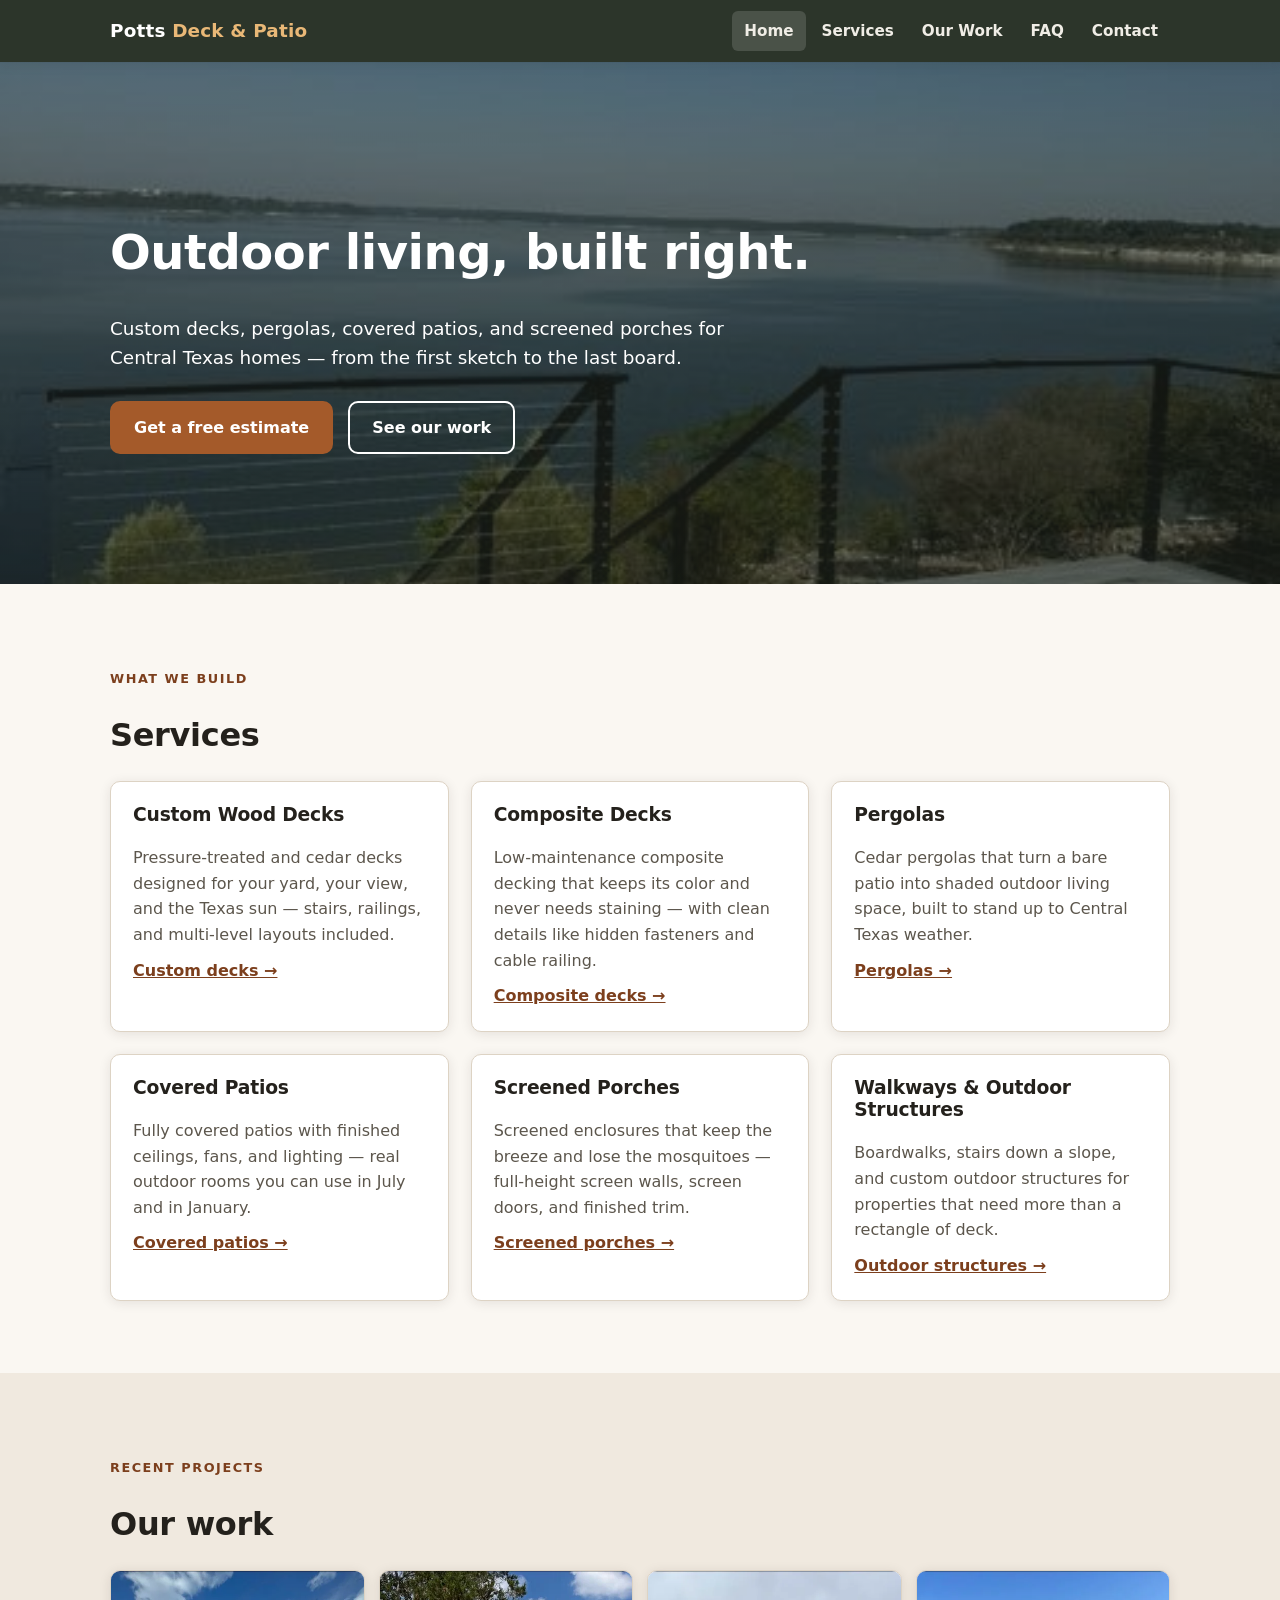
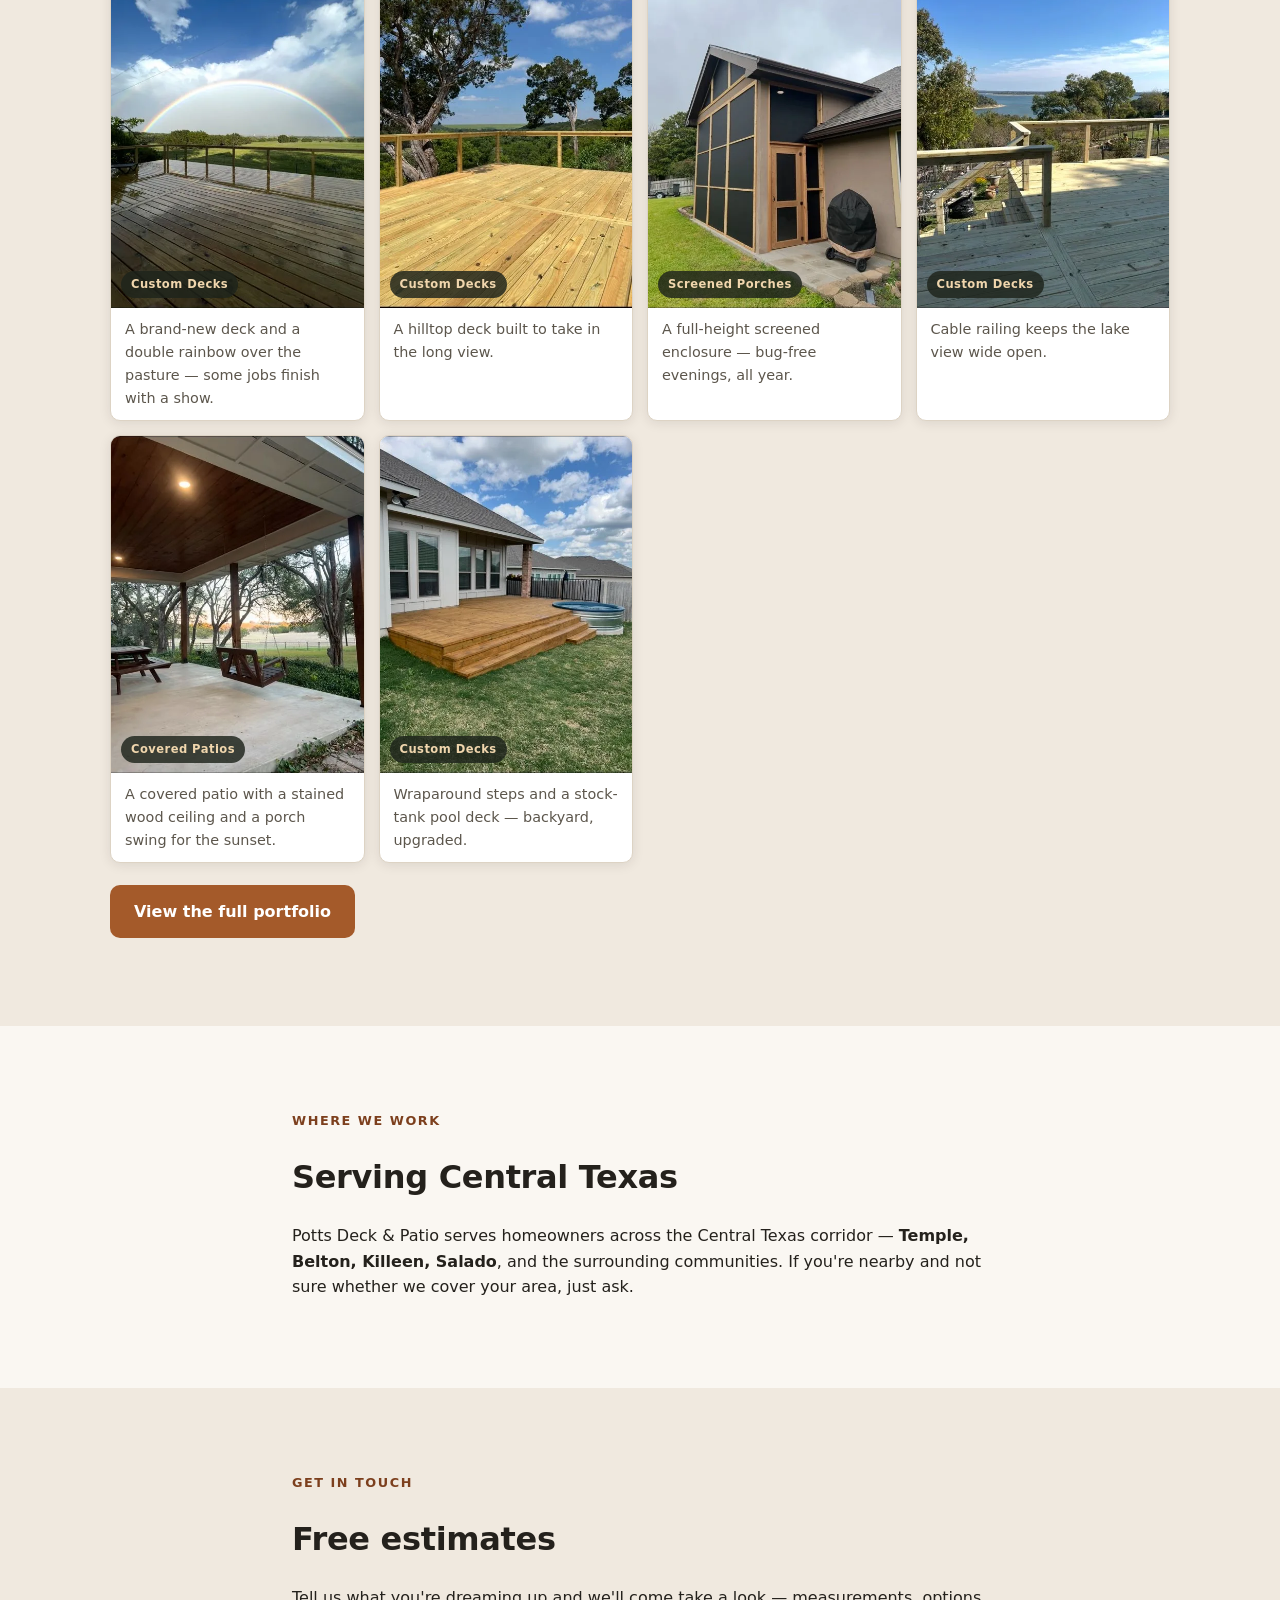
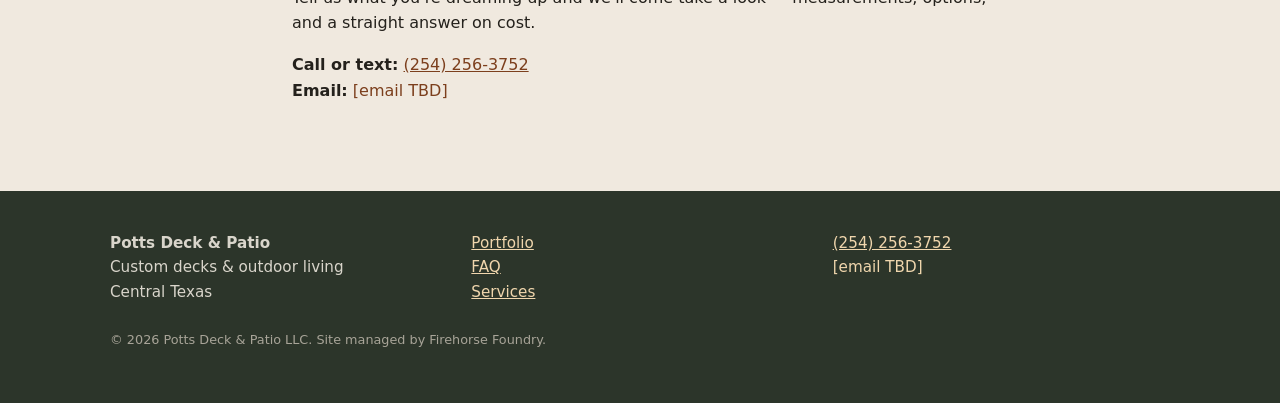
<file: index.html>
<!doctype html>
<html lang="en">
<head>
<meta charset="utf-8">
<meta name="viewport" content="width=device-width, initial-scale=1">
<title>Potts Deck &amp; Patio — Custom Decks, Pergolas &amp; Patios in Central Texas</title>
<meta name="description" content="Potts Deck &amp; Patio builds custom wood and composite decks, pergolas, covered patios, and screened porches for homeowners across Central Texas — Temple, Belton, Killeen, and Salado.">
<!-- TODO before launch: replace PLACEHOLDER-DOMAIN with the real domain everywhere (this file, sitemap.xml, robots.txt, llms.txt) -->
<link rel="canonical" href="https://PLACEHOLDER-DOMAIN.com/">
<meta property="og:title" content="Potts Deck &amp; Patio — Custom Decks &amp; Outdoor Living, Central Texas">
<meta property="og:description" content="Custom decks, pergolas, covered patios, and screened porches, built right in Central Texas.">
<meta property="og:image" content="https://PLACEHOLDER-DOMAIN.com/assets/photos/composite-deck-cable-railing-lake-view-central-texas-1600.jpg">
<meta property="og:type" content="website">
<link rel="icon" type="image/svg+xml" href="assets/favicon.svg">
<link rel="stylesheet" href="assets/css/site.css">
<script type="application/ld+json">
{
  "@context": "https://schema.org",
  "@type": "HomeAndConstructionBusiness",
  "@id": "https://PLACEHOLDER-DOMAIN.com/#business",
  "name": "Potts Deck & Patio LLC",
  "description": "Custom deck and patio builder serving Central Texas: wood and composite decks, pergolas, covered patios, screened porches, and outdoor structures.",
  "url": "https://PLACEHOLDER-DOMAIN.com/",
  "telephone": "+12542563752",
  "image": "https://PLACEHOLDER-DOMAIN.com/assets/photos/composite-deck-cable-railing-lake-view-central-texas-1600.jpg",
  "areaServed": [
    {"@type": "City", "name": "Temple", "containedInPlace": {"@type": "State", "name": "Texas"}},
    {"@type": "City", "name": "Belton", "containedInPlace": {"@type": "State", "name": "Texas"}},
    {"@type": "City", "name": "Killeen", "containedInPlace": {"@type": "State", "name": "Texas"}},
    {"@type": "City", "name": "Salado", "containedInPlace": {"@type": "State", "name": "Texas"}}
  ],
  "knowsAbout": ["deck construction", "composite decking", "pergolas", "covered patios", "screened porches"],
  "sameAs": ["https://share.google/4HS9roPQUaF6AfrNh"]
}
</script>
</head>
<body>

<header class="site-header">
  <div class="wrap">
    <a class="brand" href="index.html">Potts <span>Deck &amp; Patio</span></a>
    <nav class="site-nav" aria-label="Main">
      <a href="index.html" aria-current="page">Home</a>
      <a href="index.html#services">Services</a>
      <a href="portfolio.html">Our Work</a>
      <a href="faq.html">FAQ</a>
      <a href="index.html#contact">Contact</a>
    </nav>
  </div>
</header>

<main>
  <div class="hero" style="background-image: linear-gradient(rgba(30,36,28,0.55), rgba(30,36,28,0.65)), url('assets/photos/composite-deck-cable-railing-lake-view-central-texas-1600.jpg')">
    <div class="wrap">
      <h1>Outdoor living, built right.</h1>
      <p>Custom decks, pergolas, covered patios, and screened porches for Central Texas homes — from the first sketch to the last board.</p>
      <div class="cta-row">
        <a class="btn btn-primary" href="index.html#contact">Get a free estimate</a>
        <a class="btn btn-ghost" href="portfolio.html">See our work</a>
      </div>
    </div>
  </div>

  <section id="services">
    <div class="wrap">
      <p class="kicker">What we build</p>
      <h2>Services</h2>
      <div class="grid">
        <div class="card">
          <h3>Custom Wood Decks</h3>
          <p>Pressure-treated and cedar decks designed for your yard, your view, and the Texas sun — stairs, railings, and multi-level layouts included.</p>
          <a class="more" href="services/custom-decks.html">Custom decks →</a>
        </div>
        <div class="card">
          <h3>Composite Decks</h3>
          <p>Low-maintenance composite decking that keeps its color and never needs staining — with clean details like hidden fasteners and cable railing.</p>
          <a class="more" href="services/composite-decks.html">Composite decks →</a>
        </div>
        <div class="card">
          <h3>Pergolas</h3>
          <p>Cedar pergolas that turn a bare patio into shaded outdoor living space, built to stand up to Central Texas weather.</p>
          <a class="more" href="services/pergolas.html">Pergolas →</a>
        </div>
        <div class="card">
          <h3>Covered Patios</h3>
          <p>Fully covered patios with finished ceilings, fans, and lighting — real outdoor rooms you can use in July and in January.</p>
          <a class="more" href="services/covered-patios.html">Covered patios →</a>
        </div>
        <div class="card">
          <h3>Screened Porches</h3>
          <p>Screened enclosures that keep the breeze and lose the mosquitoes — full-height screen walls, screen doors, and finished trim.</p>
          <a class="more" href="services/screened-porches.html">Screened porches →</a>
        </div>
        <div class="card">
          <h3>Walkways &amp; Outdoor Structures</h3>
          <p>Boardwalks, stairs down a slope, and custom outdoor structures for properties that need more than a rectangle of deck.</p>
          <a class="more" href="services/outdoor-structures.html">Outdoor structures →</a>
        </div>
      </div>
    </div>
  </section>

  <section class="alt" id="work">
    <div class="wrap">
      <p class="kicker">Recent projects</p>
      <h2>Our work</h2>
      <div data-gallery data-limit="6"></div>
      <p style="margin-top:22px"><a class="btn btn-primary" href="portfolio.html">View the full portfolio</a></p>
    </div>
  </section>

  <section id="area">
    <div class="wrap prose">
      <p class="kicker">Where we work</p>
      <h2>Serving Central Texas</h2>
      <p>Potts Deck &amp; Patio serves homeowners across the Central Texas corridor — <strong>Temple, Belton, Killeen, Salado</strong>, and the surrounding communities. If you're nearby and not sure whether we cover your area, just ask.</p>
    </div>
  </section>

  <section class="alt" id="contact">
    <div class="wrap prose">
      <p class="kicker">Get in touch</p>
      <h2>Free estimates</h2>
      <p>Tell us what you're dreaming up and we'll come take a look — measurements, options, and a straight answer on cost.</p>
      <p>
        <strong>Call or text:</strong> <a data-phone-link href="#">…</a><br>
        <strong>Email:</strong> <a data-email-link href="#">…</a>
      </p>
    </div>
  </section>
</main>

<footer class="site-footer">
  <div class="wrap">
    <div class="cols">
      <div>
        <strong>Potts Deck &amp; Patio</strong><br>
        Custom decks &amp; outdoor living<br>
        Central Texas
      </div>
      <div>
        <a href="portfolio.html">Portfolio</a><br>
        <a href="faq.html">FAQ</a><br>
        <a href="index.html#services">Services</a>
      </div>
      <div>
        <a data-phone-link href="#">…</a><br>
        <a data-email-link href="#">…</a>
      </div>
    </div>
    <p class="fine">© 2026 Potts Deck &amp; Patio LLC. Site managed by Firehorse Foundry.</p>
  </div>
</footer>

<script src="assets/js/site.js"></script>
</body>
</html>
</file>
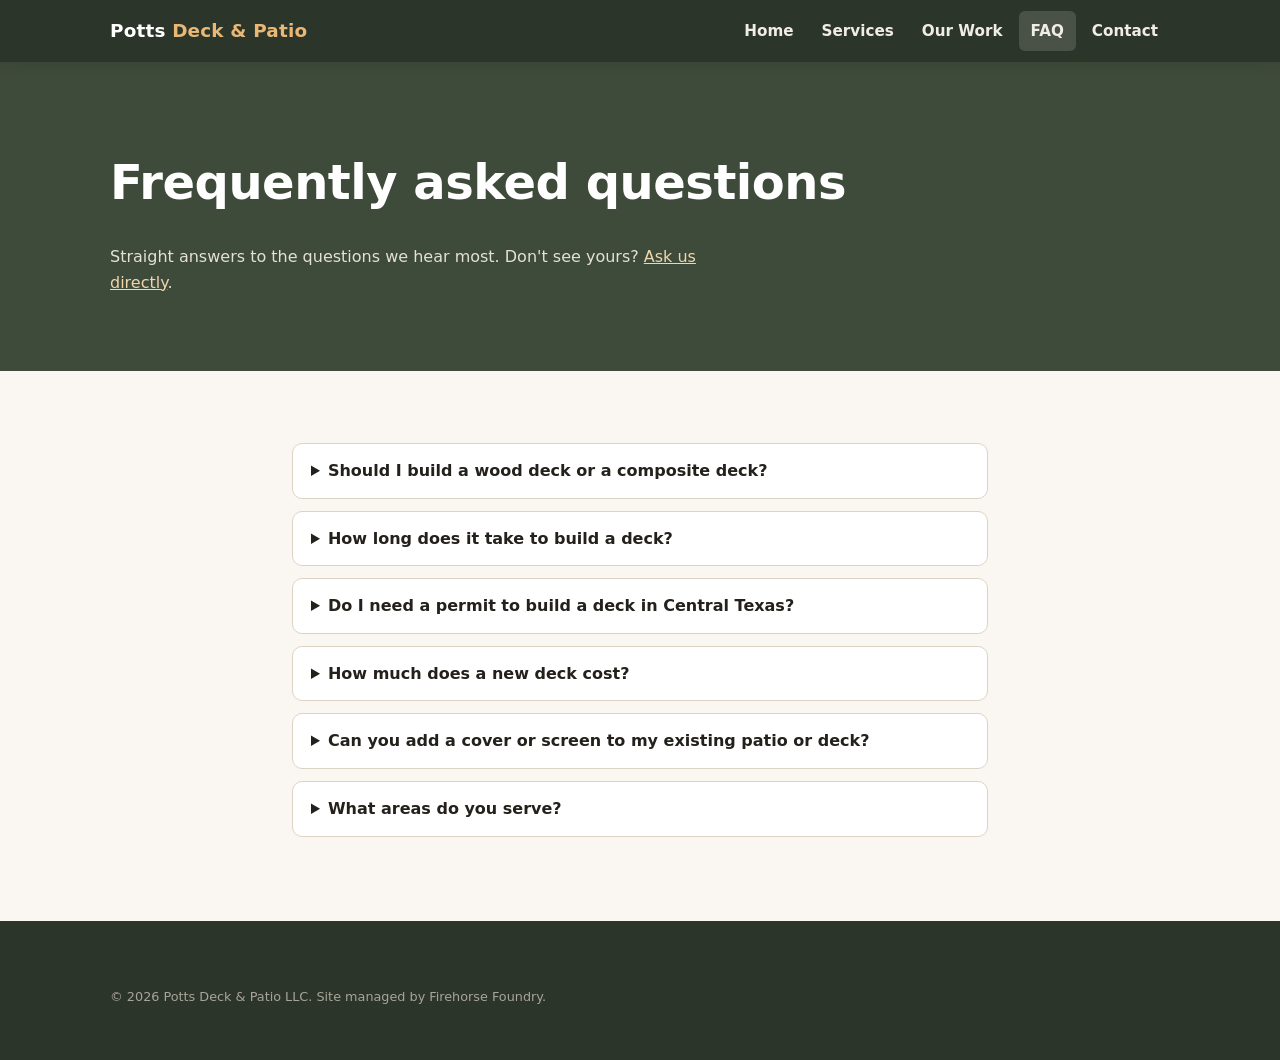
<file: faq.html>
<!doctype html>
<html lang="en">
<head>
<meta charset="utf-8">
<meta name="viewport" content="width=device-width, initial-scale=1">
<title>Deck &amp; Patio FAQ — Potts Deck &amp; Patio, Central Texas</title>
<meta name="description" content="Answers to common questions about building a deck, pergola, covered patio, or screened porch in Central Texas: wood vs. composite, timelines, permits, and estimates.">
<link rel="canonical" href="https://PLACEHOLDER-DOMAIN.com/faq.html">
<link rel="icon" type="image/svg+xml" href="assets/favicon.svg">
<link rel="stylesheet" href="assets/css/site.css">
<script type="application/ld+json">
{
  "@context": "https://schema.org",
  "@type": "FAQPage",
  "mainEntity": [
    {
      "@type": "Question",
      "name": "Should I build a wood deck or a composite deck?",
      "acceptedAnswer": {"@type": "Answer", "text": "Wood (pressure-treated pine or cedar) costs less up front but needs staining or sealing every few years. Composite costs more per board but is essentially maintenance-free — no staining, no splinters, and the color lasts. If you plan to stay in the home for years, composite usually wins on total cost of ownership; if up-front budget is the constraint, wood builds a great deck for less."}
    },
    {
      "@type": "Question",
      "name": "How long does it take to build a deck?",
      "acceptedAnswer": {"@type": "Answer", "text": "Most single-level decks take days, not months, once material is on site. Larger projects — multi-level decks, covered patios, screened porches — take longer. When we give you an estimate we'll give you a realistic timeline for your specific project along with it."}
    },
    {
      "@type": "Question",
      "name": "Do I need a permit to build a deck in Central Texas?",
      "acceptedAnswer": {"@type": "Answer", "text": "It depends on where you live and what you're building — cities like Belton, Temple, and Killeen each have their own rules, and height, size, and attachment to the house all matter. We'll tell you exactly what your project needs during the estimate, and we build to code either way."}
    },
    {
      "@type": "Question",
      "name": "How much does a new deck cost?",
      "acceptedAnswer": {"@type": "Answer", "text": "It depends on size, material, height, and features like railings, stairs, and covers — which is why we do free on-site estimates instead of quoting blind. You'll get a real number for your real project, not a per-square-foot guess that changes later."}
    },
    {
      "@type": "Question",
      "name": "Can you add a cover or screen to my existing patio or deck?",
      "acceptedAnswer": {"@type": "Answer", "text": "Often, yes. Existing slabs can usually take a cover or screen enclosure, and sound existing decks can take a pergola. We'll assess the structure first — and tell you honestly if it can't carry what you want to add."}
    },
    {
      "@type": "Question",
      "name": "What areas do you serve?",
      "acceptedAnswer": {"@type": "Answer", "text": "We serve the Central Texas corridor: Temple, Belton, Killeen, Salado, and surrounding communities. Nearby but not sure? Just ask."}
    }
  ]
}
</script>
</head>
<body>

<header class="site-header">
  <div class="wrap">
    <a class="brand" href="index.html">Potts <span>Deck &amp; Patio</span></a>
    <nav class="site-nav" aria-label="Main">
      <a href="index.html">Home</a>
      <a href="index.html#services">Services</a>
      <a href="portfolio.html">Our Work</a>
      <a href="faq.html" aria-current="page">FAQ</a>
      <a href="index.html#contact">Contact</a>
    </nav>
  </div>
</header>

<main>
  <div class="page-head">
    <div class="wrap">
      <h1>Frequently asked questions</h1>
      <p>Straight answers to the questions we hear most. Don't see yours? <a href="index.html#contact" style="color:#f0d6ad">Ask us directly</a>.</p>
    </div>
  </div>

  <section>
    <div class="wrap prose">
      <details>
        <summary>Should I build a wood deck or a composite deck?</summary>
        <p>Wood (pressure-treated pine or cedar) costs less up front but needs staining or sealing every few years. Composite costs more per board but is essentially maintenance-free — no staining, no splinters, and the color lasts. If you plan to stay in the home for years, composite usually wins on total cost of ownership; if up-front budget is the constraint, wood builds a great deck for less.</p>
      </details>
      <details>
        <summary>How long does it take to build a deck?</summary>
        <p>Most single-level decks take days, not months, once material is on site. Larger projects — multi-level decks, covered patios, screened porches — take longer. When we give you an estimate, we'll give you a realistic timeline for your specific project along with it.</p>
      </details>
      <details>
        <summary>Do I need a permit to build a deck in Central Texas?</summary>
        <p>It depends on where you live and what you're building — cities like Belton, Temple, and Killeen each have their own rules, and height, size, and attachment to the house all matter. We'll tell you exactly what your project needs during the estimate, and we build to code either way.</p>
      </details>
      <details>
        <summary>How much does a new deck cost?</summary>
        <p>It depends on size, material, height, and features like railings, stairs, and covers — which is why we do free on-site estimates instead of quoting blind. You'll get a real number for your real project, not a per-square-foot guess that changes later.</p>
      </details>
      <details>
        <summary>Can you add a cover or screen to my existing patio or deck?</summary>
        <p>Often, yes. Existing slabs can usually take a cover or screen enclosure, and sound existing decks can take a pergola. We'll assess the structure first — and tell you honestly if it can't carry what you want to add.</p>
      </details>
      <details>
        <summary>What areas do you serve?</summary>
        <p>We serve the Central Texas corridor: Temple, Belton, Killeen, Salado, and surrounding communities. Nearby but not sure? Just ask.</p>
      </details>
    </div>
  </section>
</main>

<footer class="site-footer">
  <div class="wrap">
    <p class="fine">© 2026 Potts Deck &amp; Patio LLC. Site managed by Firehorse Foundry.</p>
  </div>
</footer>

<script src="assets/js/site.js"></script>
</body>
</html>
</file>
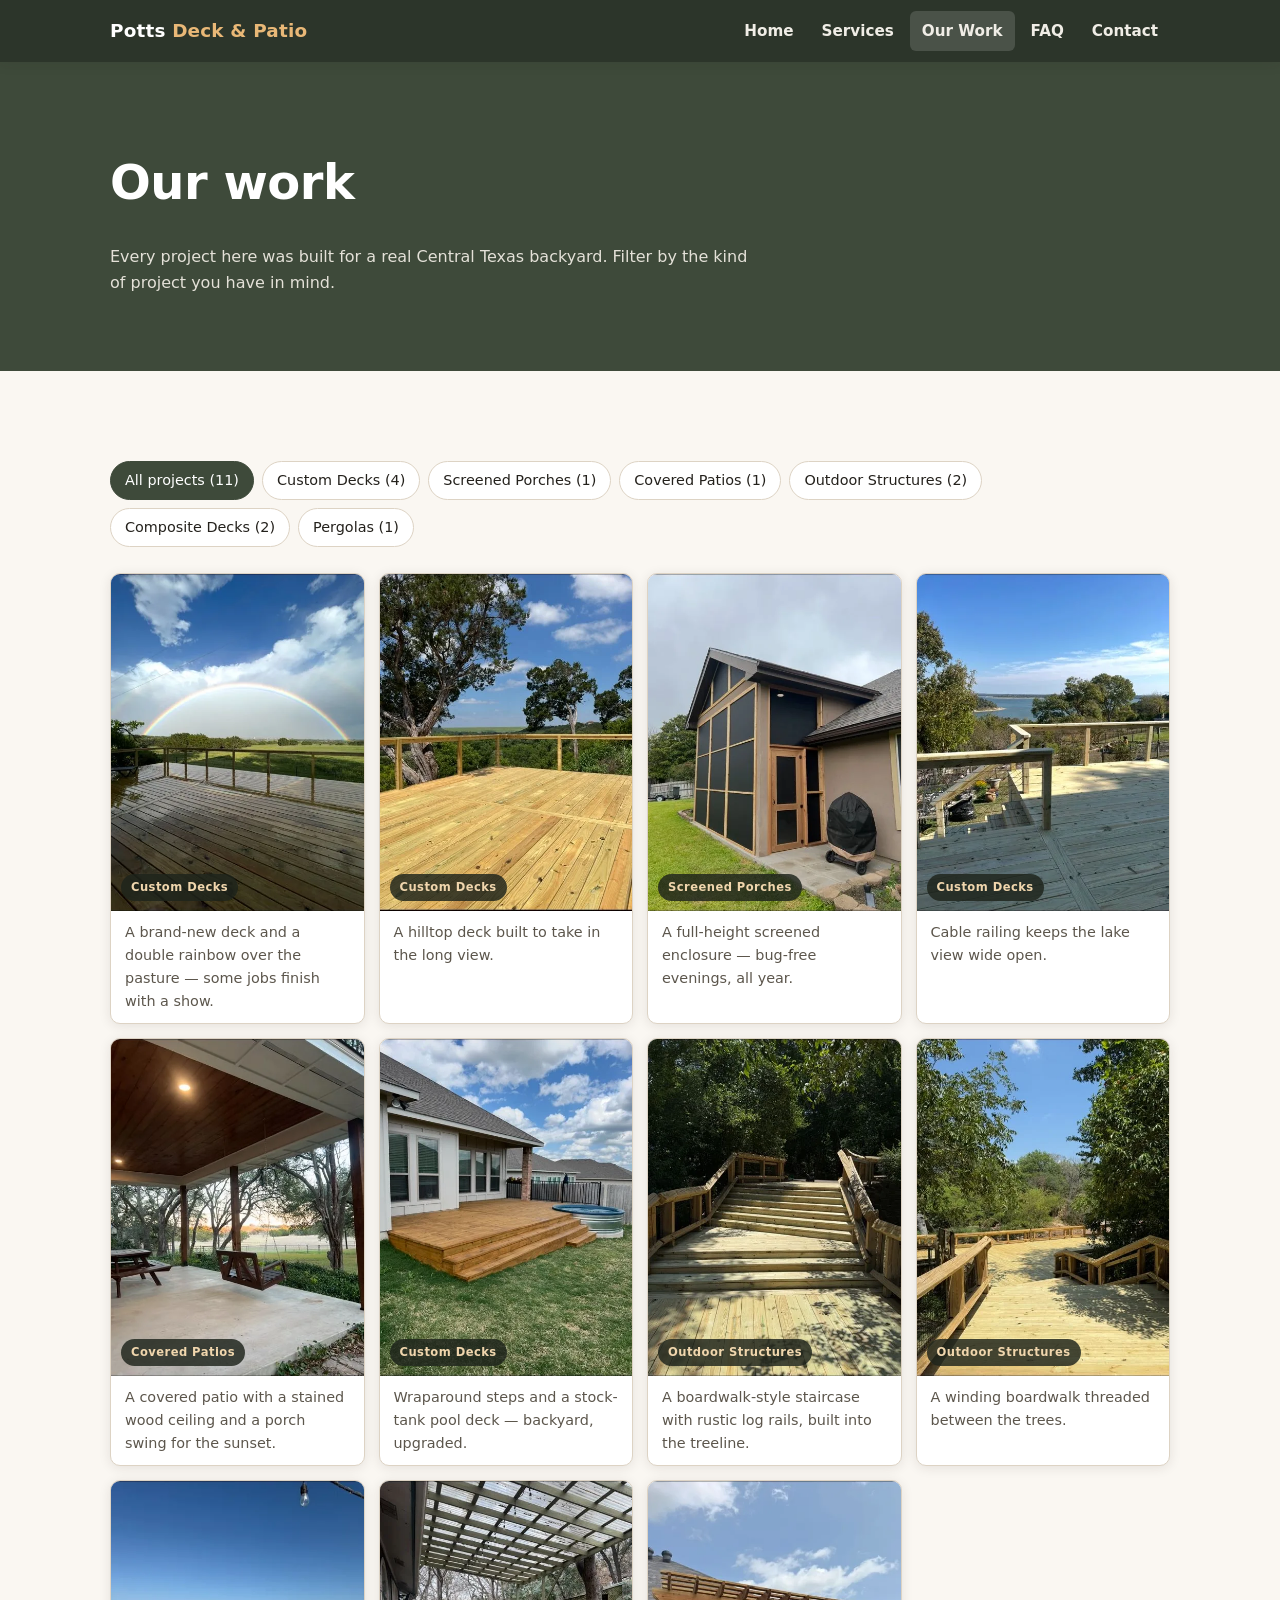
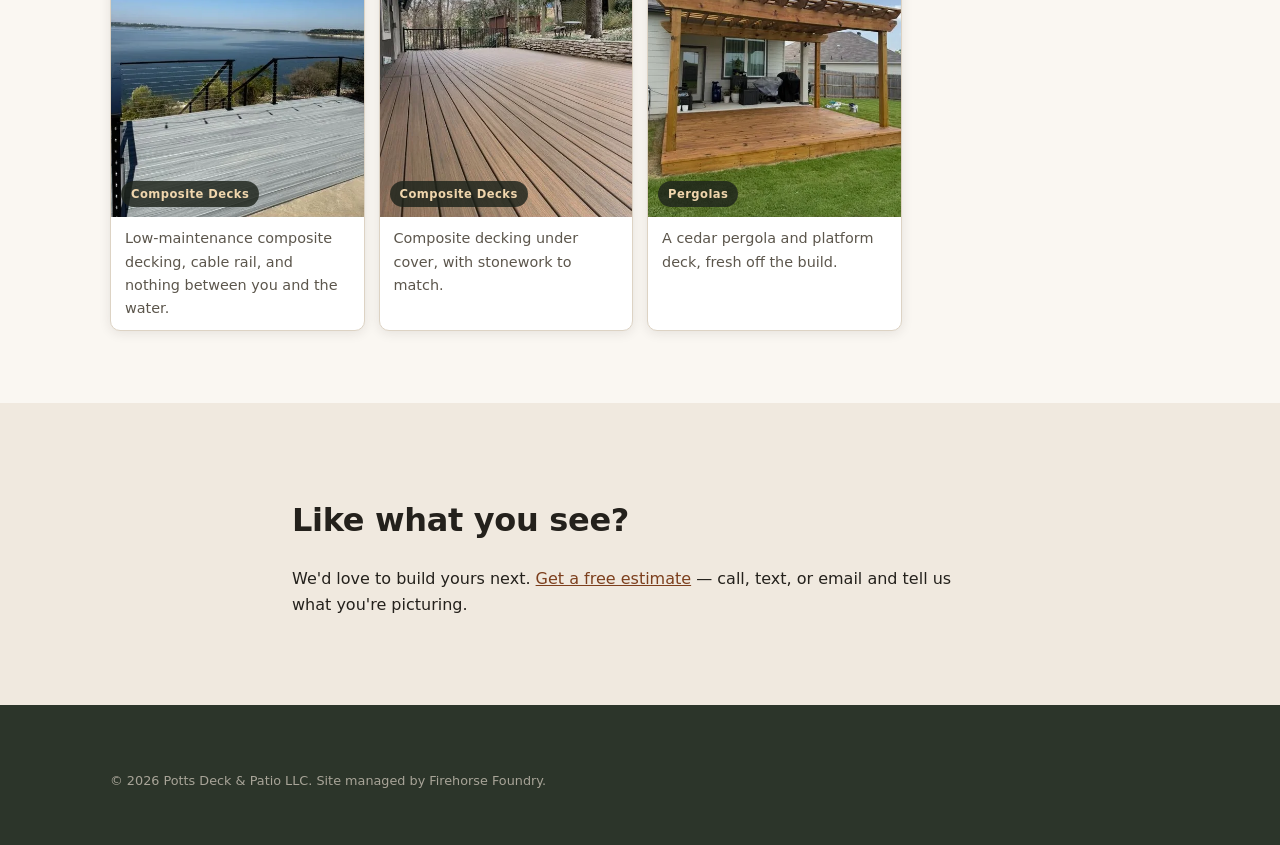
<file: portfolio.html>
<!doctype html>
<html lang="en">
<head>
<meta charset="utf-8">
<meta name="viewport" content="width=device-width, initial-scale=1">
<title>Our Work — Potts Deck &amp; Patio | Deck &amp; Patio Projects in Central Texas</title>
<meta name="description" content="Photos of recent Potts Deck &amp; Patio projects across Central Texas: custom wood decks, composite decks with cable railing, cedar pergolas, covered patios, and screened porches.">
<link rel="canonical" href="https://PLACEHOLDER-DOMAIN.com/portfolio.html">
<link rel="icon" type="image/svg+xml" href="assets/favicon.svg">
<link rel="stylesheet" href="assets/css/site.css">
</head>
<body>

<header class="site-header">
  <div class="wrap">
    <a class="brand" href="index.html">Potts <span>Deck &amp; Patio</span></a>
    <nav class="site-nav" aria-label="Main">
      <a href="index.html">Home</a>
      <a href="index.html#services">Services</a>
      <a href="portfolio.html" aria-current="page">Our Work</a>
      <a href="faq.html">FAQ</a>
      <a href="index.html#contact">Contact</a>
    </nav>
  </div>
</header>

<main>
  <div class="page-head">
    <div class="wrap">
      <h1>Our work</h1>
      <p>Every project here was built for a real Central Texas backyard. Filter by the kind of project you have in mind.</p>
    </div>
  </div>

  <section>
    <div class="wrap">
      <div data-gallery data-filters></div>
    </div>
  </section>

  <section class="alt">
    <div class="wrap prose">
      <h2>Like what you see?</h2>
      <p>We'd love to build yours next. <a href="index.html#contact">Get a free estimate</a> — call, text, or email and tell us what you're picturing.</p>
    </div>
  </section>
</main>

<footer class="site-footer">
  <div class="wrap">
    <p class="fine">© 2026 Potts Deck &amp; Patio LLC. Site managed by Firehorse Foundry.</p>
  </div>
</footer>

<script src="assets/js/site.js"></script>
</body>
</html>
</file>
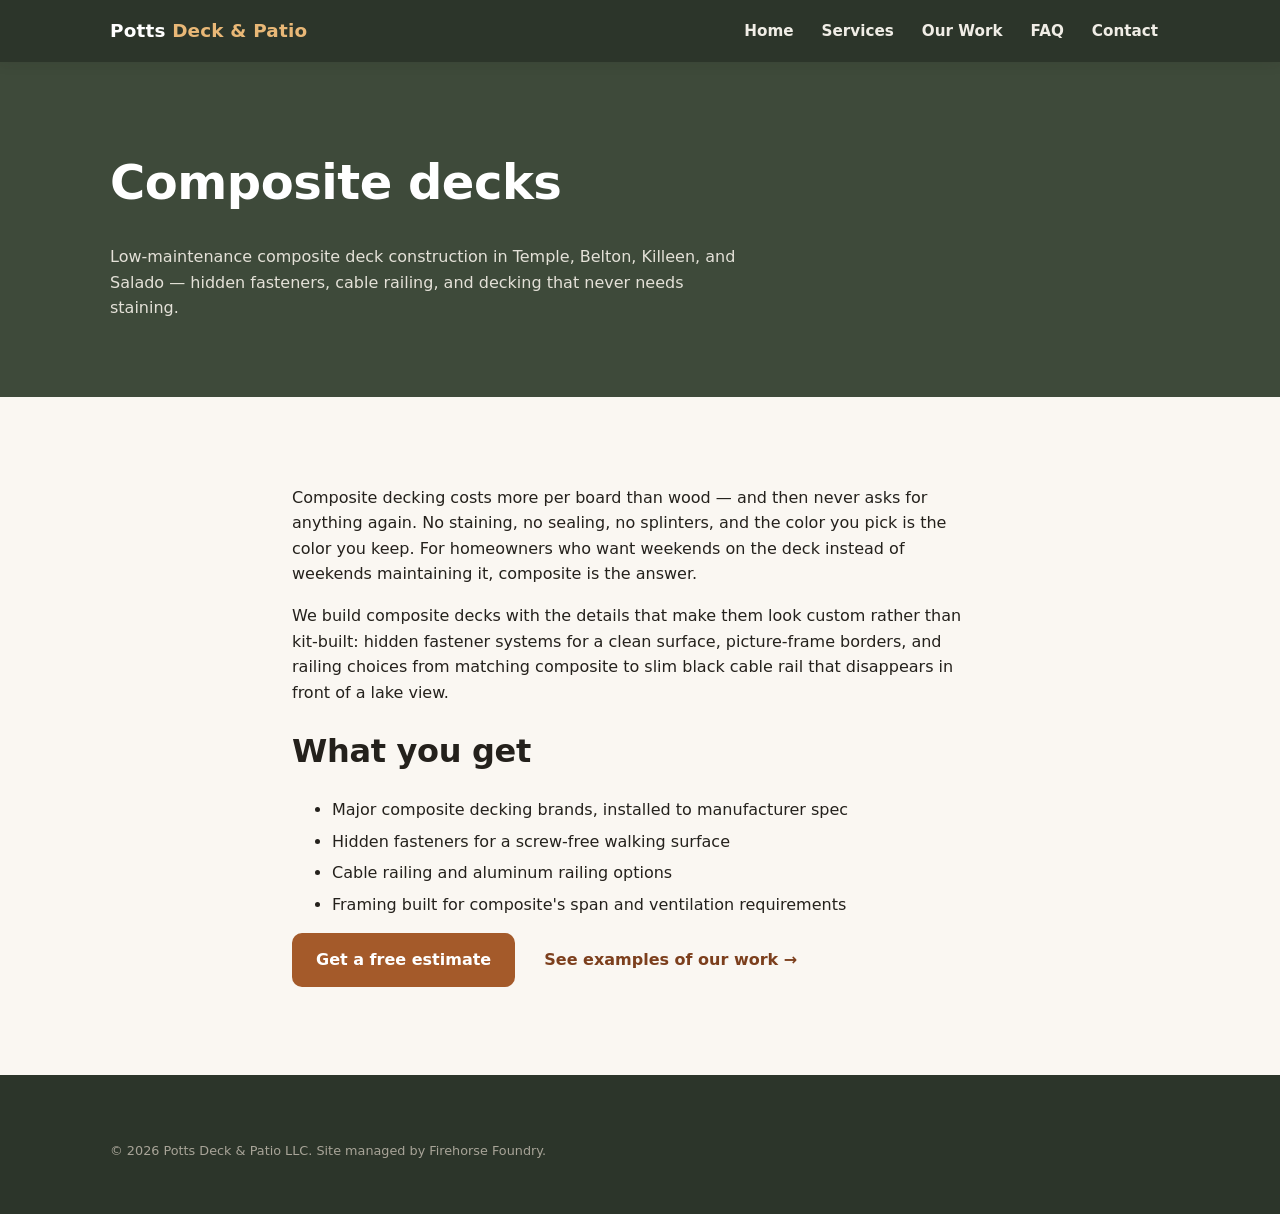
<file: services/composite-decks.html>
<!doctype html>
<html lang="en">
<head>
<meta charset="utf-8">
<meta name="viewport" content="width=device-width, initial-scale=1">
<title>Composite Deck Builder in Central Texas | Potts Deck &amp; Patio</title>
<meta name="description" content="Low-maintenance composite deck construction in Temple, Belton, Killeen, and Salado — hidden fasteners, cable railing, and decking that never needs staining.">
<link rel="canonical" href="https://PLACEHOLDER-DOMAIN.com/services/composite-decks.html">
<link rel="icon" type="image/svg+xml" href="../assets/favicon.svg">
<link rel="stylesheet" href="../assets/css/site.css">
<script type="application/ld+json">
{
  "@context": "https://schema.org",
  "@type": "Service",
  "name": "Composite Deck Builder in Central Texas",
  "serviceType": "Composite decks",
  "provider": {"@id": "https://PLACEHOLDER-DOMAIN.com/#business"},
  "areaServed": "Central Texas"
}
</script>
</head>
<body>

<header class="site-header">
  <div class="wrap">
    <a class="brand" href="../index.html">Potts <span>Deck &amp; Patio</span></a>
    <nav class="site-nav" aria-label="Main">
      <a href="../index.html">Home</a>
      <a href="../index.html#services">Services</a>
      <a href="../portfolio.html">Our Work</a>
      <a href="../faq.html">FAQ</a>
      <a href="../index.html#contact">Contact</a>
    </nav>
  </div>
</header>

<main>
  <div class="page-head">
    <div class="wrap">
      <h1>Composite decks</h1>
      <p>Low-maintenance composite deck construction in Temple, Belton, Killeen, and Salado — hidden fasteners, cable railing, and decking that never needs staining.</p>
    </div>
  </div>

  <section>
    <div class="wrap prose">
      <p>Composite decking costs more per board than wood — and then never asks for anything again. No staining, no sealing, no splinters, and the color you pick is the color you keep. For homeowners who want weekends on the deck instead of weekends maintaining it, composite is the answer.</p>
      <p>We build composite decks with the details that make them look custom rather than kit-built: hidden fastener systems for a clean surface, picture-frame borders, and railing choices from matching composite to slim black cable rail that disappears in front of a lake view.</p>
      <h2>What you get</h2>
      <ul>
        <li>Major composite decking brands, installed to manufacturer spec</li>
        <li>Hidden fasteners for a screw-free walking surface</li>
        <li>Cable railing and aluminum railing options</li>
        <li>Framing built for composite's span and ventilation requirements</li>
      </ul>
      <p><a class="btn btn-primary" href="../index.html#contact">Get a free estimate</a>
         <a class="btn" href="../portfolio.html" style="font-weight:700">See examples of our work →</a></p>
    </div>
  </section>
</main>

<footer class="site-footer">
  <div class="wrap">
    <p class="fine">© 2026 Potts Deck &amp; Patio LLC. Site managed by Firehorse Foundry.</p>
  </div>
</footer>

<script src="../assets/js/site.js"></script>
</body>
</html>
</file>
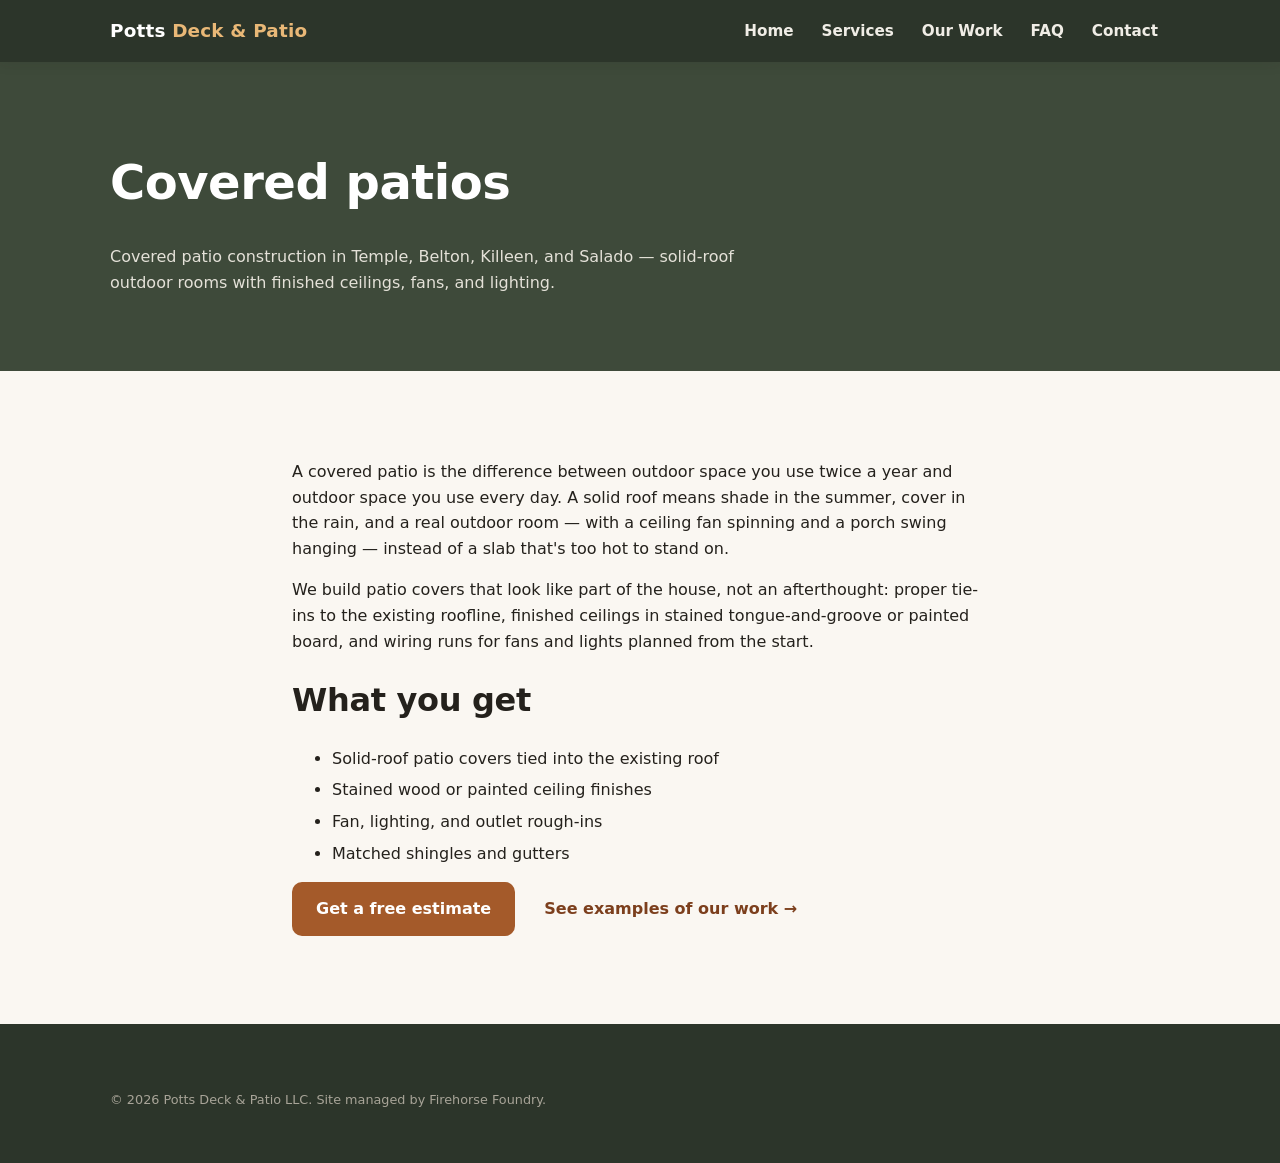
<file: services/covered-patios.html>
<!doctype html>
<html lang="en">
<head>
<meta charset="utf-8">
<meta name="viewport" content="width=device-width, initial-scale=1">
<title>Covered Patio Builder in Central Texas | Potts Deck &amp; Patio</title>
<meta name="description" content="Covered patio construction in Temple, Belton, Killeen, and Salado — solid-roof outdoor rooms with finished ceilings, fans, and lighting.">
<link rel="canonical" href="https://PLACEHOLDER-DOMAIN.com/services/covered-patios.html">
<link rel="icon" type="image/svg+xml" href="../assets/favicon.svg">
<link rel="stylesheet" href="../assets/css/site.css">
<script type="application/ld+json">
{
  "@context": "https://schema.org",
  "@type": "Service",
  "name": "Covered Patio Builder in Central Texas",
  "serviceType": "Covered patios",
  "provider": {"@id": "https://PLACEHOLDER-DOMAIN.com/#business"},
  "areaServed": "Central Texas"
}
</script>
</head>
<body>

<header class="site-header">
  <div class="wrap">
    <a class="brand" href="../index.html">Potts <span>Deck &amp; Patio</span></a>
    <nav class="site-nav" aria-label="Main">
      <a href="../index.html">Home</a>
      <a href="../index.html#services">Services</a>
      <a href="../portfolio.html">Our Work</a>
      <a href="../faq.html">FAQ</a>
      <a href="../index.html#contact">Contact</a>
    </nav>
  </div>
</header>

<main>
  <div class="page-head">
    <div class="wrap">
      <h1>Covered patios</h1>
      <p>Covered patio construction in Temple, Belton, Killeen, and Salado — solid-roof outdoor rooms with finished ceilings, fans, and lighting.</p>
    </div>
  </div>

  <section>
    <div class="wrap prose">
      <p>A covered patio is the difference between outdoor space you use twice a year and outdoor space you use every day. A solid roof means shade in the summer, cover in the rain, and a real outdoor room — with a ceiling fan spinning and a porch swing hanging — instead of a slab that's too hot to stand on.</p>
      <p>We build patio covers that look like part of the house, not an afterthought: proper tie-ins to the existing roofline, finished ceilings in stained tongue-and-groove or painted board, and wiring runs for fans and lights planned from the start.</p>
      <h2>What you get</h2>
      <ul>
        <li>Solid-roof patio covers tied into the existing roof</li>
        <li>Stained wood or painted ceiling finishes</li>
        <li>Fan, lighting, and outlet rough-ins</li>
        <li>Matched shingles and gutters</li>
      </ul>
      <p><a class="btn btn-primary" href="../index.html#contact">Get a free estimate</a>
         <a class="btn" href="../portfolio.html" style="font-weight:700">See examples of our work →</a></p>
    </div>
  </section>
</main>

<footer class="site-footer">
  <div class="wrap">
    <p class="fine">© 2026 Potts Deck &amp; Patio LLC. Site managed by Firehorse Foundry.</p>
  </div>
</footer>

<script src="../assets/js/site.js"></script>
</body>
</html>
</file>
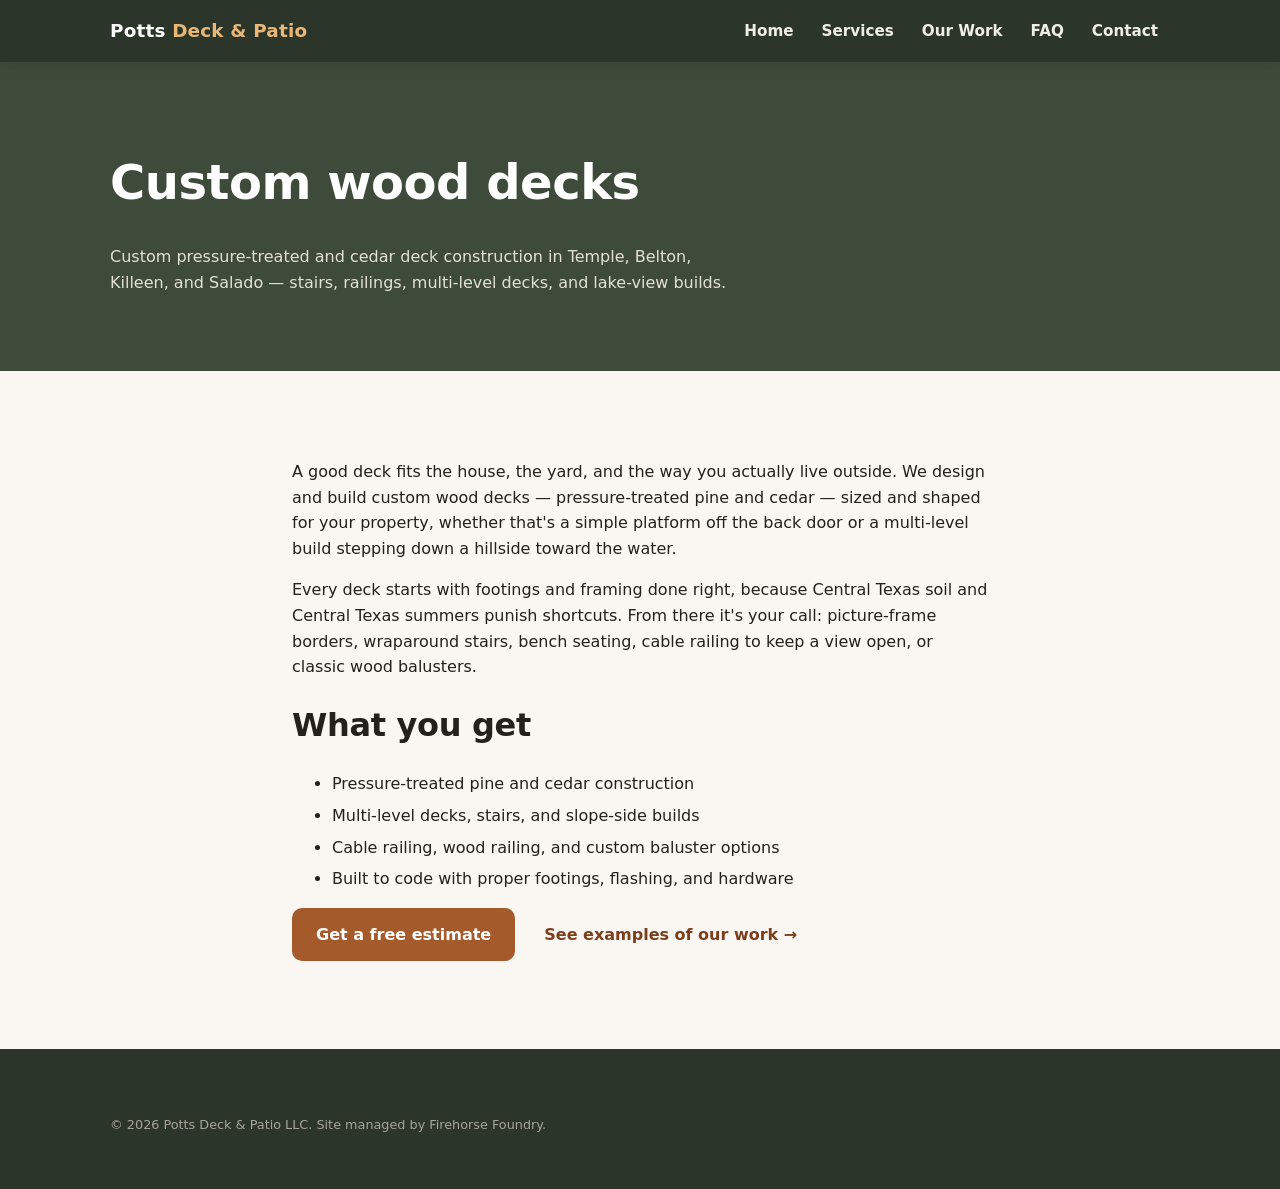
<file: services/custom-decks.html>
<!doctype html>
<html lang="en">
<head>
<meta charset="utf-8">
<meta name="viewport" content="width=device-width, initial-scale=1">
<title>Custom Wood Deck Builder in Central Texas | Potts Deck &amp; Patio</title>
<meta name="description" content="Custom pressure-treated and cedar deck construction in Temple, Belton, Killeen, and Salado — stairs, railings, multi-level decks, and lake-view builds.">
<link rel="canonical" href="https://PLACEHOLDER-DOMAIN.com/services/custom-decks.html">
<link rel="icon" type="image/svg+xml" href="../assets/favicon.svg">
<link rel="stylesheet" href="../assets/css/site.css">
<script type="application/ld+json">
{
  "@context": "https://schema.org",
  "@type": "Service",
  "name": "Custom Wood Deck Builder in Central Texas",
  "serviceType": "Custom wood decks",
  "provider": {"@id": "https://PLACEHOLDER-DOMAIN.com/#business"},
  "areaServed": "Central Texas"
}
</script>
</head>
<body>

<header class="site-header">
  <div class="wrap">
    <a class="brand" href="../index.html">Potts <span>Deck &amp; Patio</span></a>
    <nav class="site-nav" aria-label="Main">
      <a href="../index.html">Home</a>
      <a href="../index.html#services">Services</a>
      <a href="../portfolio.html">Our Work</a>
      <a href="../faq.html">FAQ</a>
      <a href="../index.html#contact">Contact</a>
    </nav>
  </div>
</header>

<main>
  <div class="page-head">
    <div class="wrap">
      <h1>Custom wood decks</h1>
      <p>Custom pressure-treated and cedar deck construction in Temple, Belton, Killeen, and Salado — stairs, railings, multi-level decks, and lake-view builds.</p>
    </div>
  </div>

  <section>
    <div class="wrap prose">
      <p>A good deck fits the house, the yard, and the way you actually live outside. We design and build custom wood decks — pressure-treated pine and cedar — sized and shaped for your property, whether that's a simple platform off the back door or a multi-level build stepping down a hillside toward the water.</p>
      <p>Every deck starts with footings and framing done right, because Central Texas soil and Central Texas summers punish shortcuts. From there it's your call: picture-frame borders, wraparound stairs, bench seating, cable railing to keep a view open, or classic wood balusters.</p>
      <h2>What you get</h2>
      <ul>
        <li>Pressure-treated pine and cedar construction</li>
        <li>Multi-level decks, stairs, and slope-side builds</li>
        <li>Cable railing, wood railing, and custom baluster options</li>
        <li>Built to code with proper footings, flashing, and hardware</li>
      </ul>
      <p><a class="btn btn-primary" href="../index.html#contact">Get a free estimate</a>
         <a class="btn" href="../portfolio.html" style="font-weight:700">See examples of our work →</a></p>
    </div>
  </section>
</main>

<footer class="site-footer">
  <div class="wrap">
    <p class="fine">© 2026 Potts Deck &amp; Patio LLC. Site managed by Firehorse Foundry.</p>
  </div>
</footer>

<script src="../assets/js/site.js"></script>
</body>
</html>
</file>
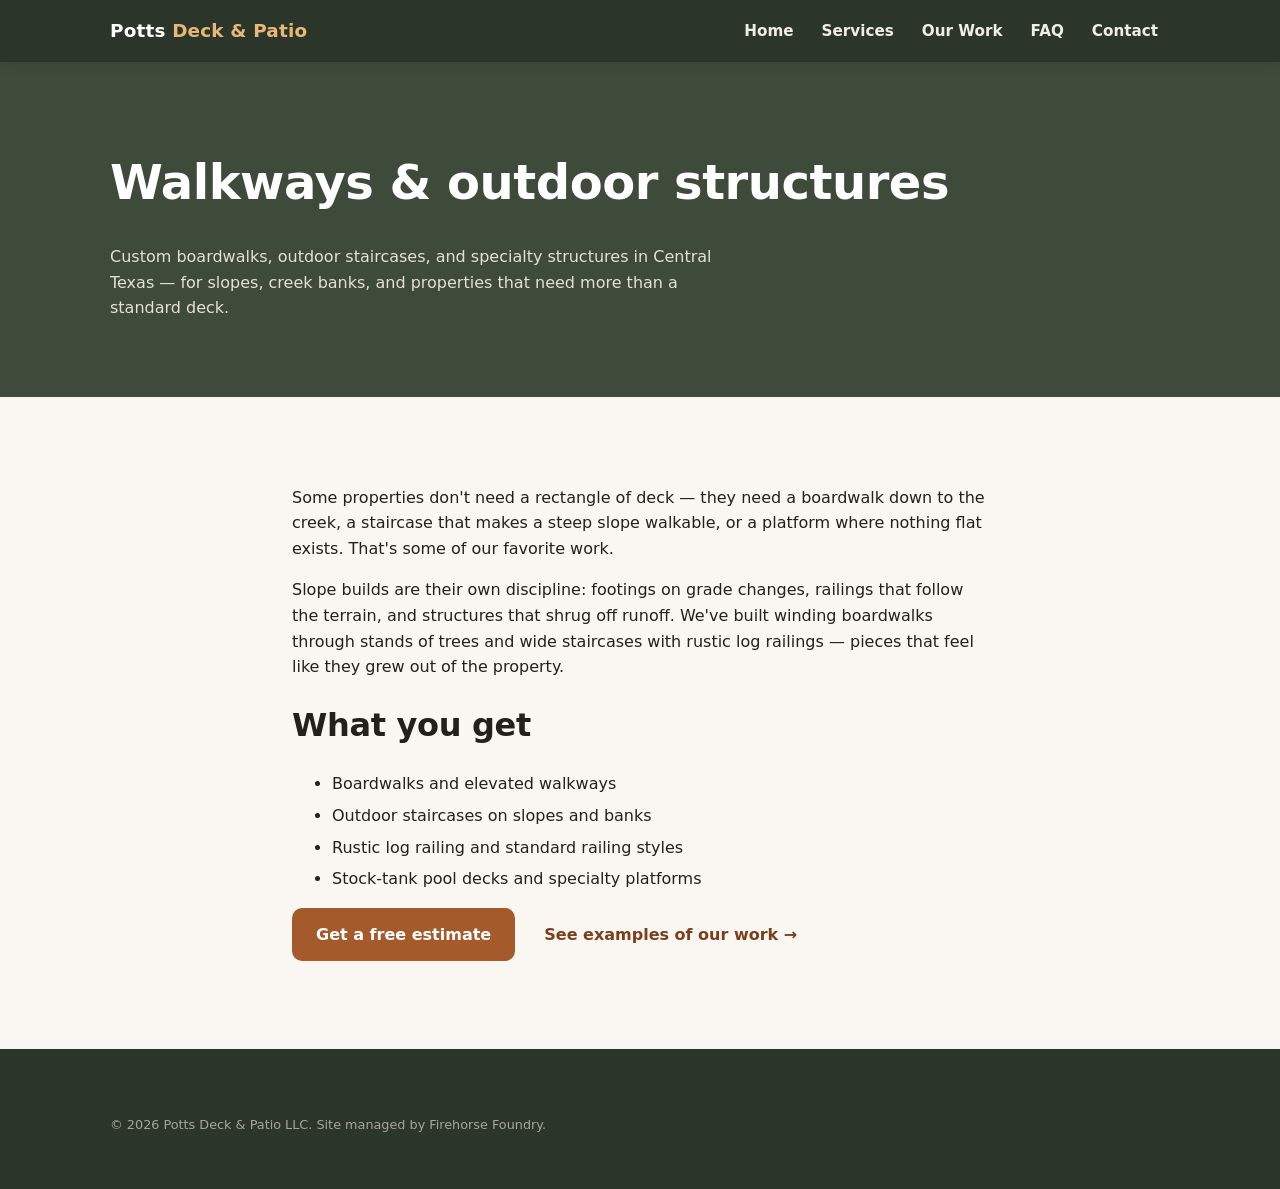
<file: services/outdoor-structures.html>
<!doctype html>
<html lang="en">
<head>
<meta charset="utf-8">
<meta name="viewport" content="width=device-width, initial-scale=1">
<title>Boardwalks, Stairs & Outdoor Structures in Central Texas | Potts Deck &amp; Patio</title>
<meta name="description" content="Custom boardwalks, outdoor staircases, and specialty structures in Central Texas — for slopes, creek banks, and properties that need more than a standard deck.">
<link rel="canonical" href="https://PLACEHOLDER-DOMAIN.com/services/outdoor-structures.html">
<link rel="icon" type="image/svg+xml" href="../assets/favicon.svg">
<link rel="stylesheet" href="../assets/css/site.css">
<script type="application/ld+json">
{
  "@context": "https://schema.org",
  "@type": "Service",
  "name": "Boardwalks, Stairs & Outdoor Structures in Central Texas",
  "serviceType": "Walkways & outdoor structures",
  "provider": {"@id": "https://PLACEHOLDER-DOMAIN.com/#business"},
  "areaServed": "Central Texas"
}
</script>
</head>
<body>

<header class="site-header">
  <div class="wrap">
    <a class="brand" href="../index.html">Potts <span>Deck &amp; Patio</span></a>
    <nav class="site-nav" aria-label="Main">
      <a href="../index.html">Home</a>
      <a href="../index.html#services">Services</a>
      <a href="../portfolio.html">Our Work</a>
      <a href="../faq.html">FAQ</a>
      <a href="../index.html#contact">Contact</a>
    </nav>
  </div>
</header>

<main>
  <div class="page-head">
    <div class="wrap">
      <h1>Walkways &amp; outdoor structures</h1>
      <p>Custom boardwalks, outdoor staircases, and specialty structures in Central Texas — for slopes, creek banks, and properties that need more than a standard deck.</p>
    </div>
  </div>

  <section>
    <div class="wrap prose">
      <p>Some properties don't need a rectangle of deck — they need a boardwalk down to the creek, a staircase that makes a steep slope walkable, or a platform where nothing flat exists. That's some of our favorite work.</p>
      <p>Slope builds are their own discipline: footings on grade changes, railings that follow the terrain, and structures that shrug off runoff. We've built winding boardwalks through stands of trees and wide staircases with rustic log railings — pieces that feel like they grew out of the property.</p>
      <h2>What you get</h2>
      <ul>
        <li>Boardwalks and elevated walkways</li>
        <li>Outdoor staircases on slopes and banks</li>
        <li>Rustic log railing and standard railing styles</li>
        <li>Stock-tank pool decks and specialty platforms</li>
      </ul>
      <p><a class="btn btn-primary" href="../index.html#contact">Get a free estimate</a>
         <a class="btn" href="../portfolio.html" style="font-weight:700">See examples of our work →</a></p>
    </div>
  </section>
</main>

<footer class="site-footer">
  <div class="wrap">
    <p class="fine">© 2026 Potts Deck &amp; Patio LLC. Site managed by Firehorse Foundry.</p>
  </div>
</footer>

<script src="../assets/js/site.js"></script>
</body>
</html>
</file>
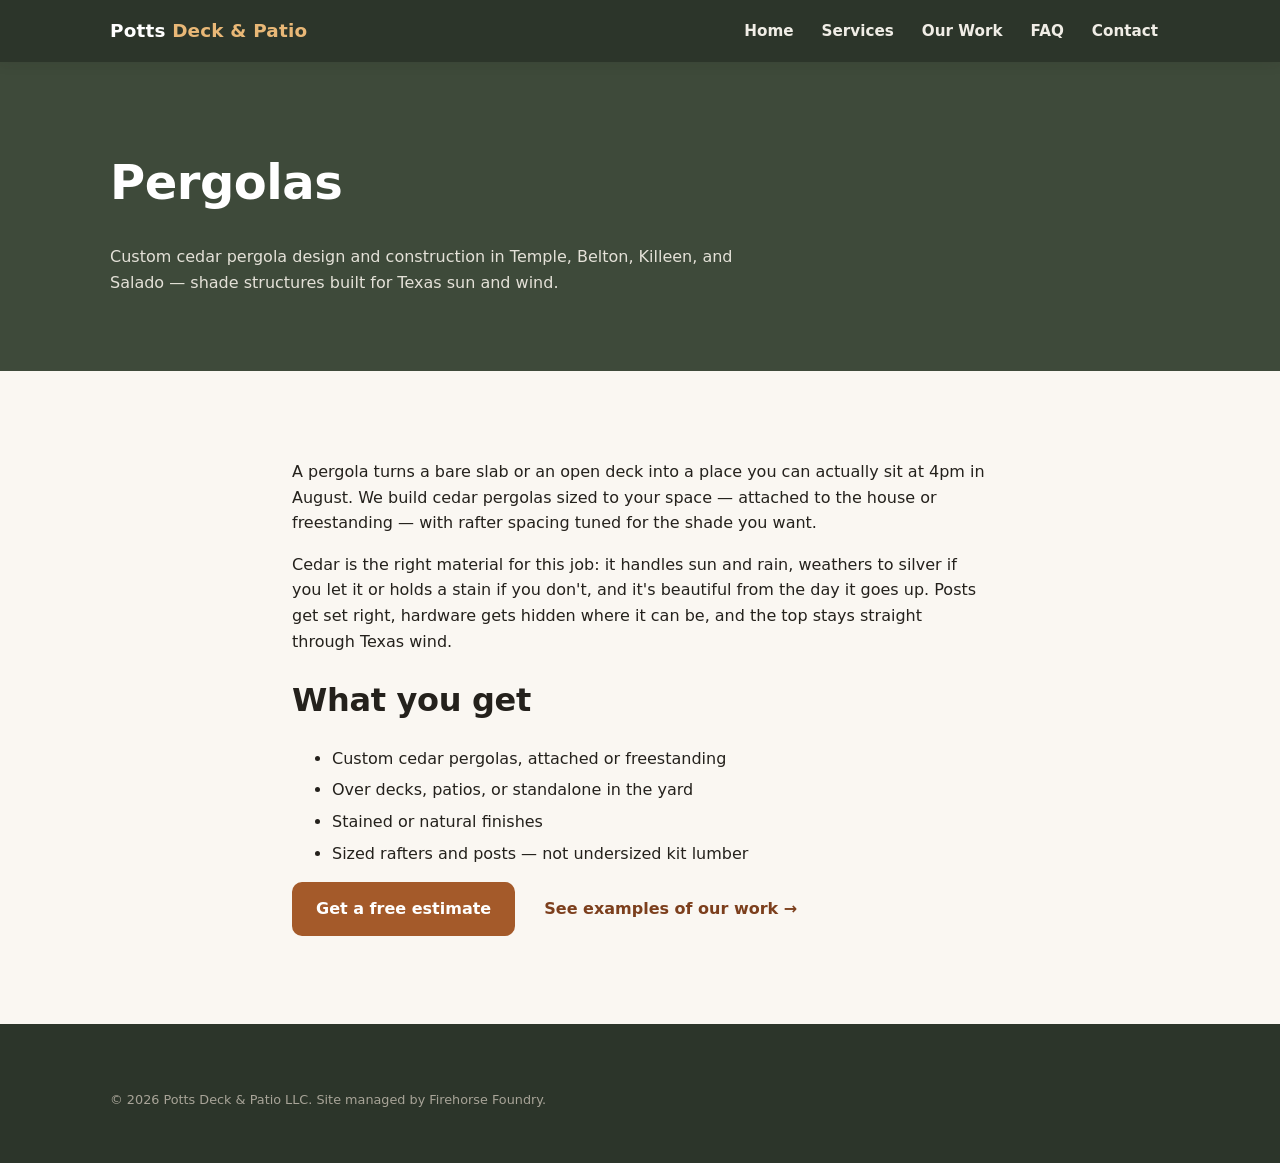
<file: services/pergolas.html>
<!doctype html>
<html lang="en">
<head>
<meta charset="utf-8">
<meta name="viewport" content="width=device-width, initial-scale=1">
<title>Cedar Pergola Builder in Central Texas | Potts Deck &amp; Patio</title>
<meta name="description" content="Custom cedar pergola design and construction in Temple, Belton, Killeen, and Salado — shade structures built for Texas sun and wind.">
<link rel="canonical" href="https://PLACEHOLDER-DOMAIN.com/services/pergolas.html">
<link rel="icon" type="image/svg+xml" href="../assets/favicon.svg">
<link rel="stylesheet" href="../assets/css/site.css">
<script type="application/ld+json">
{
  "@context": "https://schema.org",
  "@type": "Service",
  "name": "Cedar Pergola Builder in Central Texas",
  "serviceType": "Pergolas",
  "provider": {"@id": "https://PLACEHOLDER-DOMAIN.com/#business"},
  "areaServed": "Central Texas"
}
</script>
</head>
<body>

<header class="site-header">
  <div class="wrap">
    <a class="brand" href="../index.html">Potts <span>Deck &amp; Patio</span></a>
    <nav class="site-nav" aria-label="Main">
      <a href="../index.html">Home</a>
      <a href="../index.html#services">Services</a>
      <a href="../portfolio.html">Our Work</a>
      <a href="../faq.html">FAQ</a>
      <a href="../index.html#contact">Contact</a>
    </nav>
  </div>
</header>

<main>
  <div class="page-head">
    <div class="wrap">
      <h1>Pergolas</h1>
      <p>Custom cedar pergola design and construction in Temple, Belton, Killeen, and Salado — shade structures built for Texas sun and wind.</p>
    </div>
  </div>

  <section>
    <div class="wrap prose">
      <p>A pergola turns a bare slab or an open deck into a place you can actually sit at 4pm in August. We build cedar pergolas sized to your space — attached to the house or freestanding — with rafter spacing tuned for the shade you want.</p>
      <p>Cedar is the right material for this job: it handles sun and rain, weathers to silver if you let it or holds a stain if you don't, and it's beautiful from the day it goes up. Posts get set right, hardware gets hidden where it can be, and the top stays straight through Texas wind.</p>
      <h2>What you get</h2>
      <ul>
        <li>Custom cedar pergolas, attached or freestanding</li>
        <li>Over decks, patios, or standalone in the yard</li>
        <li>Stained or natural finishes</li>
        <li>Sized rafters and posts — not undersized kit lumber</li>
      </ul>
      <p><a class="btn btn-primary" href="../index.html#contact">Get a free estimate</a>
         <a class="btn" href="../portfolio.html" style="font-weight:700">See examples of our work →</a></p>
    </div>
  </section>
</main>

<footer class="site-footer">
  <div class="wrap">
    <p class="fine">© 2026 Potts Deck &amp; Patio LLC. Site managed by Firehorse Foundry.</p>
  </div>
</footer>

<script src="../assets/js/site.js"></script>
</body>
</html>
</file>
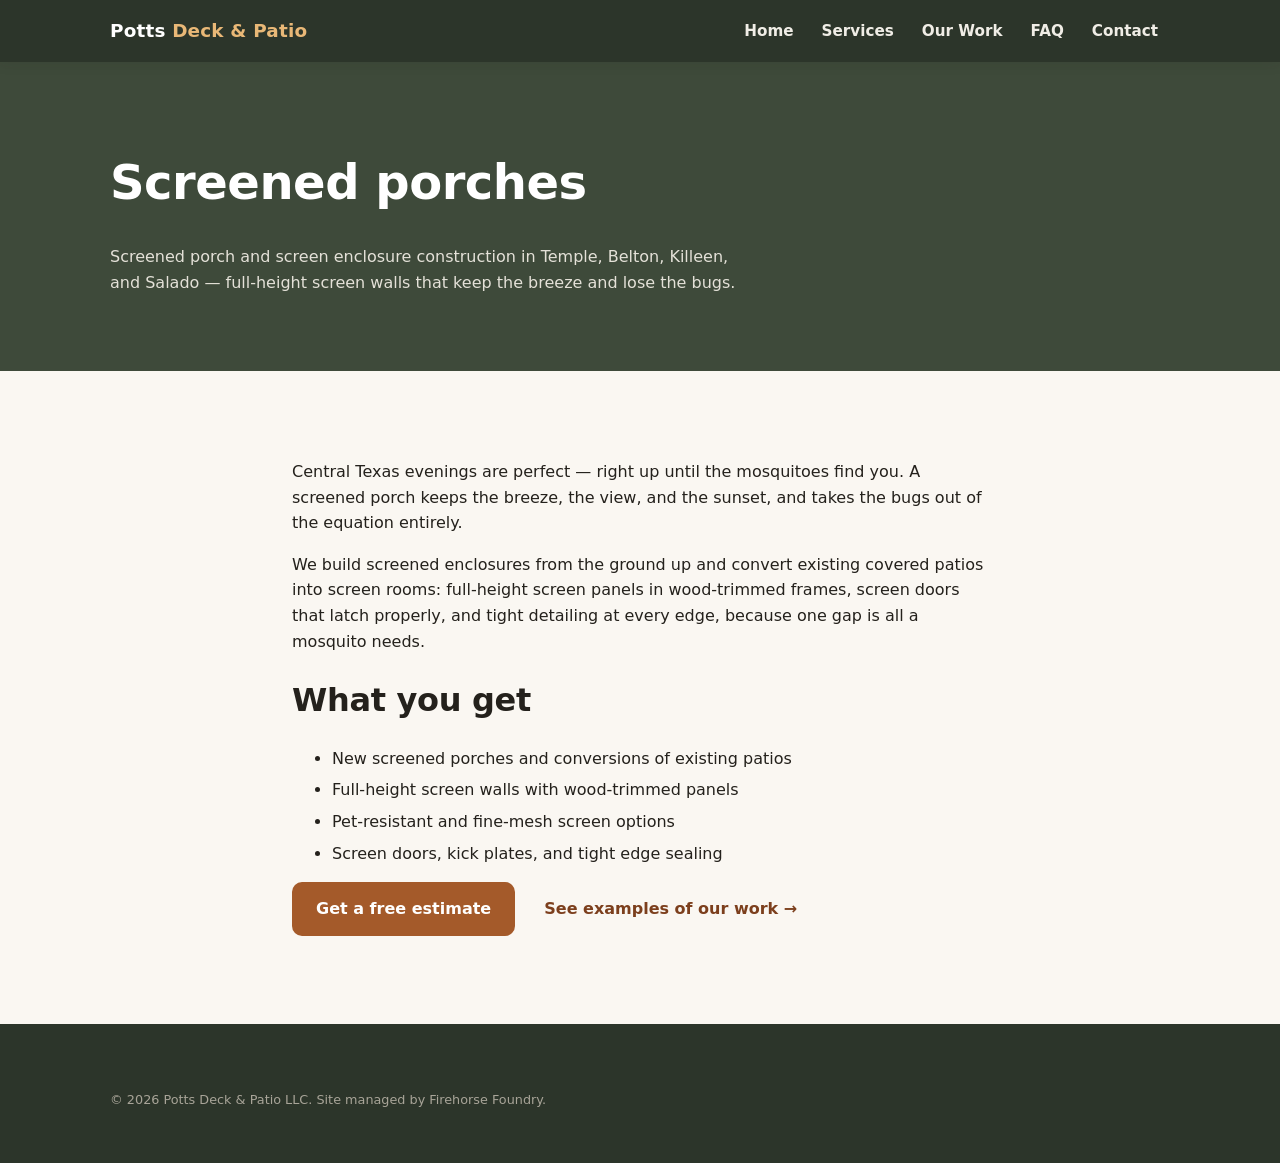
<file: services/screened-porches.html>
<!doctype html>
<html lang="en">
<head>
<meta charset="utf-8">
<meta name="viewport" content="width=device-width, initial-scale=1">
<title>Screened Porch Builder in Central Texas | Potts Deck &amp; Patio</title>
<meta name="description" content="Screened porch and screen enclosure construction in Temple, Belton, Killeen, and Salado — full-height screen walls that keep the breeze and lose the bugs.">
<link rel="canonical" href="https://PLACEHOLDER-DOMAIN.com/services/screened-porches.html">
<link rel="icon" type="image/svg+xml" href="../assets/favicon.svg">
<link rel="stylesheet" href="../assets/css/site.css">
<script type="application/ld+json">
{
  "@context": "https://schema.org",
  "@type": "Service",
  "name": "Screened Porch Builder in Central Texas",
  "serviceType": "Screened porches",
  "provider": {"@id": "https://PLACEHOLDER-DOMAIN.com/#business"},
  "areaServed": "Central Texas"
}
</script>
</head>
<body>

<header class="site-header">
  <div class="wrap">
    <a class="brand" href="../index.html">Potts <span>Deck &amp; Patio</span></a>
    <nav class="site-nav" aria-label="Main">
      <a href="../index.html">Home</a>
      <a href="../index.html#services">Services</a>
      <a href="../portfolio.html">Our Work</a>
      <a href="../faq.html">FAQ</a>
      <a href="../index.html#contact">Contact</a>
    </nav>
  </div>
</header>

<main>
  <div class="page-head">
    <div class="wrap">
      <h1>Screened porches</h1>
      <p>Screened porch and screen enclosure construction in Temple, Belton, Killeen, and Salado — full-height screen walls that keep the breeze and lose the bugs.</p>
    </div>
  </div>

  <section>
    <div class="wrap prose">
      <p>Central Texas evenings are perfect — right up until the mosquitoes find you. A screened porch keeps the breeze, the view, and the sunset, and takes the bugs out of the equation entirely.</p>
      <p>We build screened enclosures from the ground up and convert existing covered patios into screen rooms: full-height screen panels in wood-trimmed frames, screen doors that latch properly, and tight detailing at every edge, because one gap is all a mosquito needs.</p>
      <h2>What you get</h2>
      <ul>
        <li>New screened porches and conversions of existing patios</li>
        <li>Full-height screen walls with wood-trimmed panels</li>
        <li>Pet-resistant and fine-mesh screen options</li>
        <li>Screen doors, kick plates, and tight edge sealing</li>
      </ul>
      <p><a class="btn btn-primary" href="../index.html#contact">Get a free estimate</a>
         <a class="btn" href="../portfolio.html" style="font-weight:700">See examples of our work →</a></p>
    </div>
  </section>
</main>

<footer class="site-footer">
  <div class="wrap">
    <p class="fine">© 2026 Potts Deck &amp; Patio LLC. Site managed by Firehorse Foundry.</p>
  </div>
</footer>

<script src="../assets/js/site.js"></script>
</body>
</html>
</file>
<file: assets/css/site.css>
/* Potts Deck and Patio — site styles
   Tokens live in tokens.css (the design-library interface — Design seat
   owns values there); this file consumes them and owns structure. */

@import url("tokens.css");

* { box-sizing: border-box; }
html { scroll-behavior: smooth; }
@media (prefers-reduced-motion: reduce) {
  html { scroll-behavior: auto; }
  *, *::before, *::after { animation: none !important; transition: none !important; }
}

body {
  margin: 0;
  font: 16px/1.6 var(--font-body);
  color: var(--ink);
  background: var(--paper);
}

a { color: var(--cedar-deep); }
a:focus-visible, button:focus-visible {
  outline: 3px solid var(--cedar);
  outline-offset: 2px;
}
img { max-width: 100%; height: auto; display: block; }

h1, h2, h3 { font-family: var(--font-display); line-height: 1.2; font-weight: 750; letter-spacing: -0.01em; }
h1 { font-size: clamp(1.9rem, 4.5vw, 3rem); }
h2 { font-size: clamp(1.4rem, 3vw, 2rem); }

.wrap { max-width: var(--max); margin: 0 auto; padding: 0 20px; }

/* Header / nav */
.site-header {
  background: var(--pine-deep);
  color: #fff;
  position: sticky; top: 0; z-index: 20;
  box-shadow: var(--shadow);
}
.site-header .wrap {
  display: flex; align-items: center; gap: 18px;
  min-height: 62px; flex-wrap: wrap; padding-block: 8px;
}
.brand {
  font-weight: 800; font-size: 1.15rem; color: #fff;
  text-decoration: none; letter-spacing: 0.01em;
}
.brand span { color: var(--gold-soft); }
.site-nav { margin-left: auto; display: flex; gap: 4px; flex-wrap: wrap; }
.site-nav a {
  color: #f0ede6; text-decoration: none; padding: 8px 12px;
  border-radius: 6px; font-weight: 550; font-size: 0.95rem;
}
.site-nav a:hover, .site-nav a[aria-current="page"] { background: rgba(255,255,255,0.14); }

/* Hero */
.hero {
  /* background-image set inline on the element (relative URLs resolve
     against the page there, not this stylesheet) */
  background-color: var(--pine);
  background-size: cover;
  background-position: center;
  color: #fff;
  padding: clamp(60px, 12vw, 130px) 0;
}
.hero p { font-size: 1.15rem; max-width: 34em; }
.hero .cta-row { margin-top: 28px; }

.btn {
  display: inline-block; padding: 12px 22px; border-radius: var(--radius);
  font-weight: 700; text-decoration: none; border: 2px solid transparent;
}
.btn-primary { background: var(--cedar); color: #fff; }
.btn-primary:hover { background: var(--cedar-deep); }
.btn-ghost { border-color: #fff; color: #fff; margin-left: 10px; }
.btn-ghost:hover { background: rgba(255,255,255,0.15); }

/* Sections */
section { padding: clamp(40px, 7vw, 72px) 0; }
section.alt { background: var(--paper-deep); }
.kicker {
  text-transform: uppercase; letter-spacing: 0.12em; font-size: 0.8rem;
  font-weight: 700; color: var(--cedar-deep); margin-bottom: 6px;
}

/* Cards */
.grid { display: grid; gap: 22px; grid-template-columns: repeat(auto-fit, minmax(250px, 1fr)); }
.card {
  background: #fff; border: 1px solid var(--line); border-radius: var(--radius);
  padding: 22px; box-shadow: var(--shadow);
}
.card h3 { margin-top: 0; }
.card p { color: var(--ink-soft); margin-bottom: 0; }
.card a.more { display: inline-block; margin-top: 10px; font-weight: 650; }

/* Gallery */
.gallery { display: grid; gap: 14px; grid-template-columns: repeat(auto-fill, minmax(240px, 1fr)); }
.gallery figure {
  margin: 0; background: #fff; border: 1px solid var(--line);
  border-radius: var(--radius); overflow: hidden; box-shadow: var(--shadow);
}
.photo-open {
  display: block; width: 100%; padding: 0; border: 0; background: none;
  cursor: zoom-in; position: relative; font: inherit;
}
.gallery img {
  width: 100%; aspect-ratio: 3 / 4; object-fit: cover;
  transition: transform 0.25s ease;
}
.photo-open:hover img { transform: scale(1.03); }
.photo-tag {
  position: absolute; left: 10px; bottom: 10px;
  background: rgba(30, 36, 28, 0.82); color: var(--gold-muted);
  font-size: 0.72rem; font-weight: 700; letter-spacing: 0.04em;
  padding: 4px 10px; border-radius: 999px; pointer-events: none;
}
.gallery figcaption { padding: 10px 14px; font-size: 0.9rem; color: var(--ink-soft); }
.gallery-empty { color: var(--ink-soft); font-style: italic; }

/* Lightbox */
.lightbox { position: fixed; inset: 0; z-index: 100; display: flex; align-items: center; justify-content: center; }
.lightbox[hidden] { display: none; } /* display:flex above would otherwise defeat the hidden attribute */
.lb-backdrop { position: absolute; inset: 0; background: rgba(14, 13, 11, 0.92); }
.lb-stage {
  position: relative; margin: 0; max-width: min(92vw, 1100px); max-height: 90vh;
  display: flex; flex-direction: column; align-items: center;
}
.lb-stage img {
  max-width: 100%; max-height: 80vh; width: auto; height: auto;
  border-radius: var(--radius); box-shadow: 0 8px 40px rgba(0,0,0,0.6);
}
.lb-stage figcaption { color: #e4e1d8; padding: 12px 6px; font-size: 0.95rem; text-align: center; }
.lb-btn {
  position: absolute; z-index: 101; border: 0; cursor: pointer;
  background: rgba(255,255,255,0.12); color: #fff;
  width: 46px; height: 46px; border-radius: 50%;
  font-size: 1.6rem; line-height: 1;
}
.lb-btn:hover { background: rgba(255,255,255,0.25); }
.lb-close { top: 18px; right: 18px; }
.lb-prev { left: 14px; top: 50%; transform: translateY(-50%); }
.lb-next { right: 14px; top: 50%; transform: translateY(-50%); }
@media (max-width: 640px) {
  .lb-prev { left: 6px; } .lb-next { right: 6px; }
}

/* Filter buttons (portfolio) */
.filters { display: flex; gap: 8px; flex-wrap: wrap; margin: 18px 0 26px; }
.filters button {
  border: 1px solid var(--line); background: #fff; color: var(--ink);
  padding: 7px 14px; border-radius: 999px; cursor: pointer; font: inherit; font-size: 0.9rem;
}
.filters button[aria-pressed="true"] { background: var(--pine); color: #fff; border-color: var(--pine); }

/* Footer */
.site-footer { background: var(--pine-deep); color: #d9d5cb; padding: 40px 0; font-size: 0.95rem; }
.site-footer a { color: var(--gold-muted); }
.site-footer .cols { display: grid; gap: 24px; grid-template-columns: repeat(auto-fit, minmax(220px, 1fr)); }
.site-footer .fine { margin-top: 26px; font-size: 0.8rem; color: #a8a498; }

/* Page intro (inner pages) */
.page-head { background: var(--pine); color: #fff; padding: clamp(36px, 6vw, 60px) 0; }
.page-head p { max-width: 40em; color: #e4e1d8; }

.prose { max-width: 46em; }
.prose li { margin-bottom: 6px; }

.notice-draft {
  background: #fff6e5; border: 1px dashed var(--cedar); border-radius: var(--radius);
  padding: 10px 16px; font-size: 0.85rem; color: var(--ink-soft); margin: 20px 0;
}

/* FAQ */
details {
  background: #fff; border: 1px solid var(--line); border-radius: var(--radius);
  padding: 14px 18px; margin-bottom: 12px;
}
summary { font-weight: 700; cursor: pointer; }
details p { color: var(--ink-soft); }

@media (max-width: 640px) {
  .site-nav { gap: 0; }
  .site-nav a { padding: 8px 9px; font-size: 0.88rem; }
  .btn-ghost { margin-left: 0; margin-top: 10px; }
}
</file>
